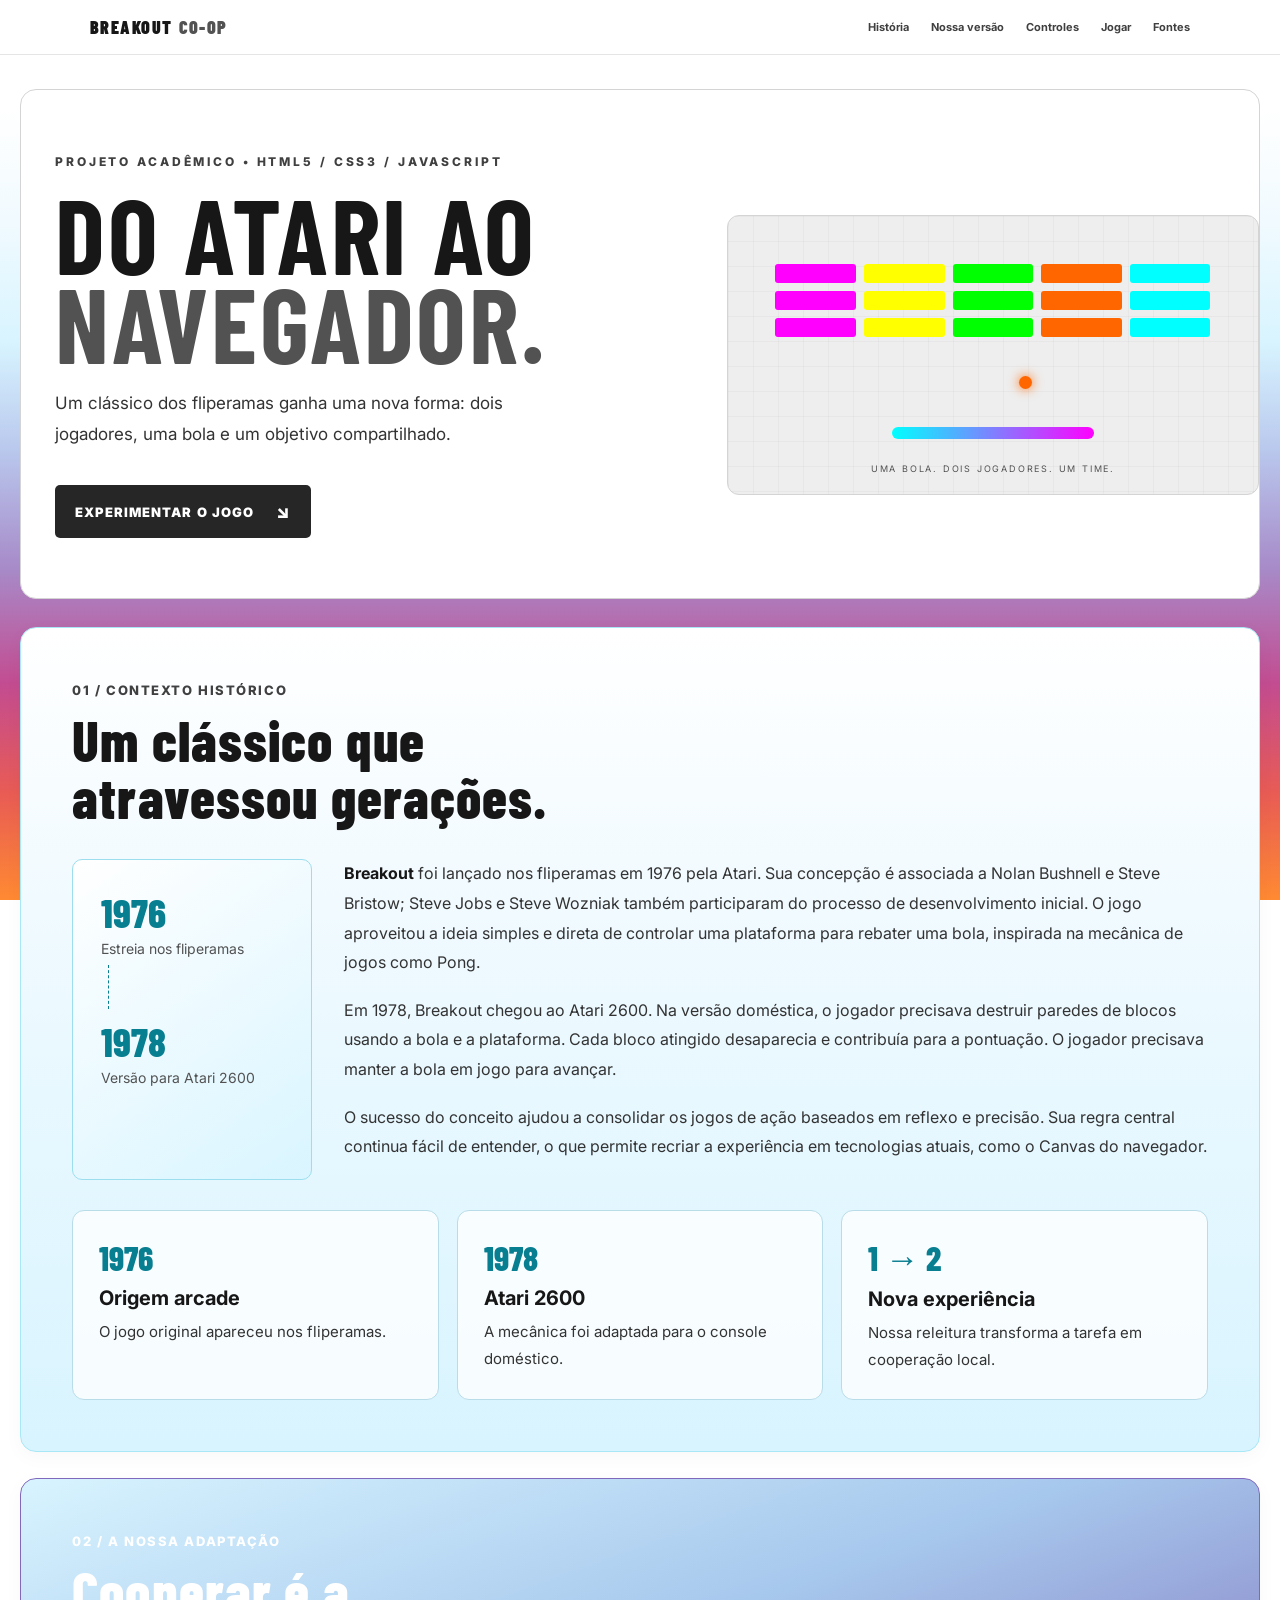
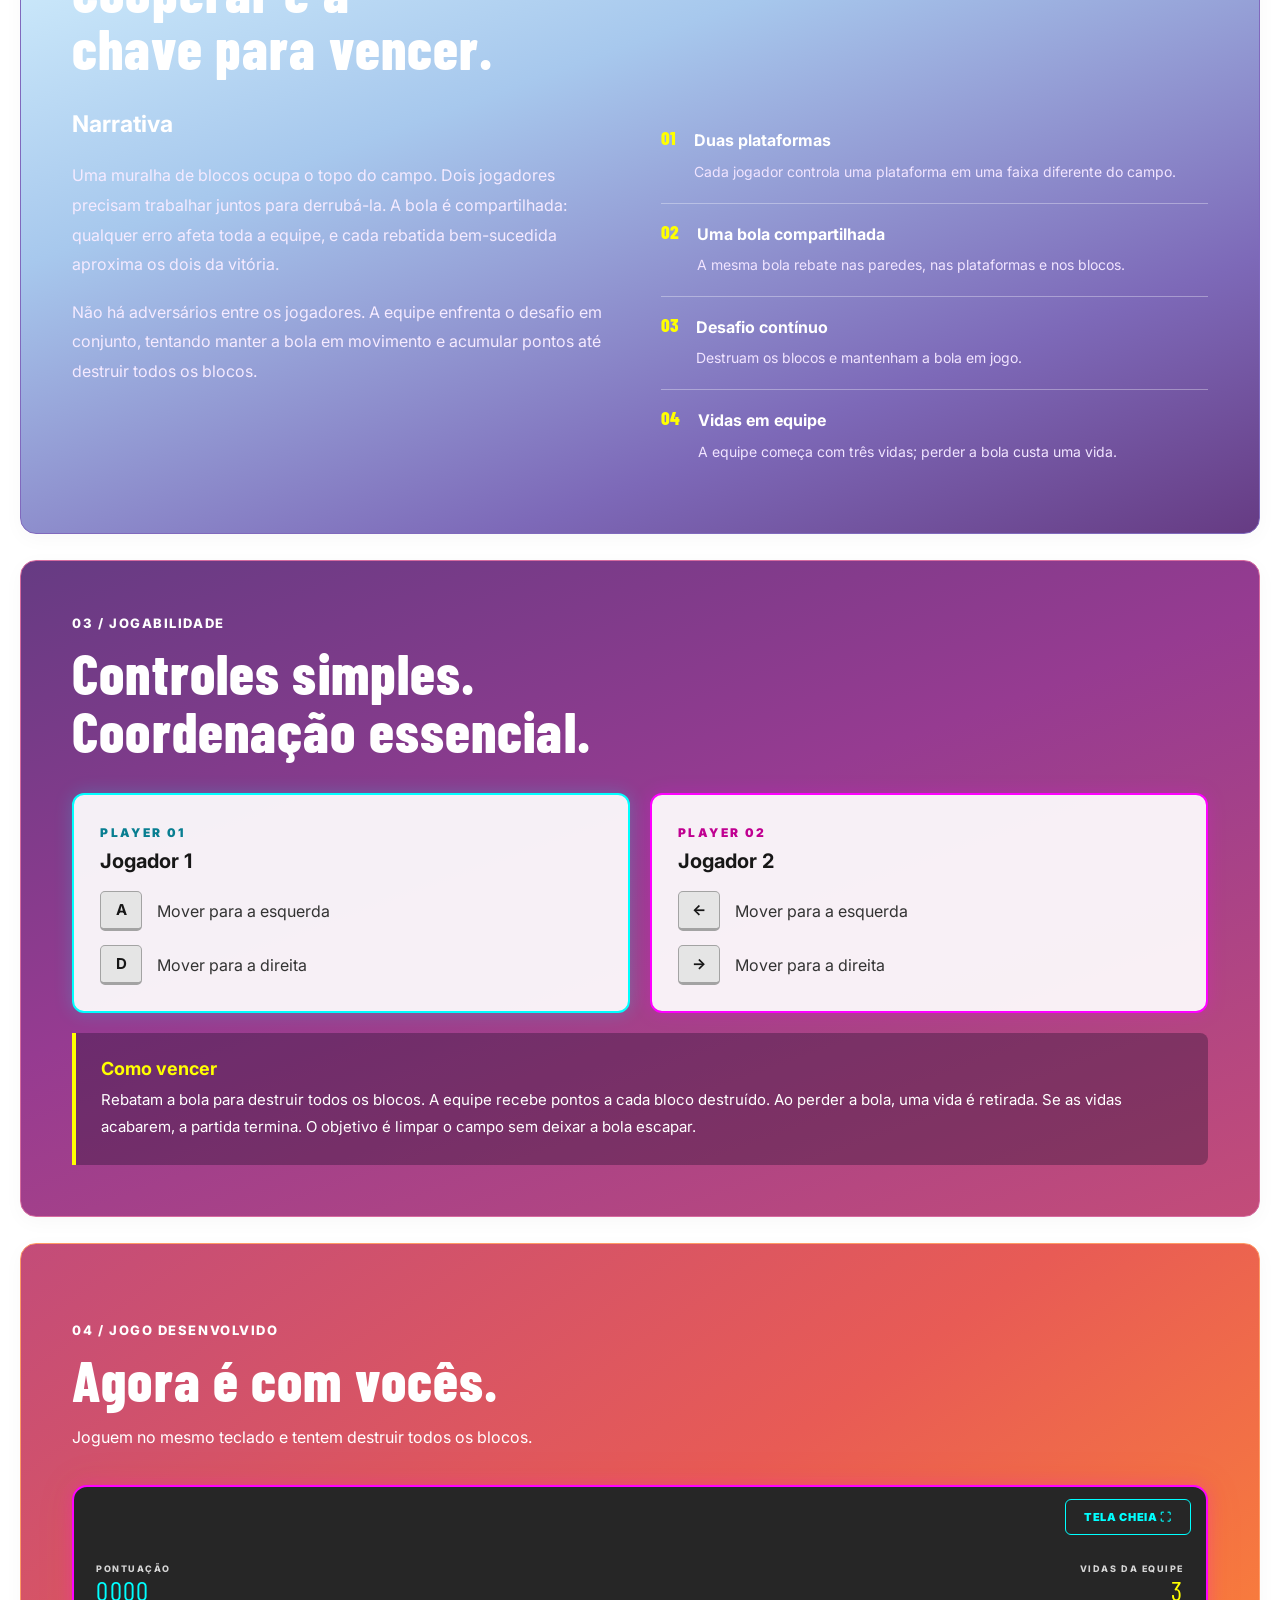
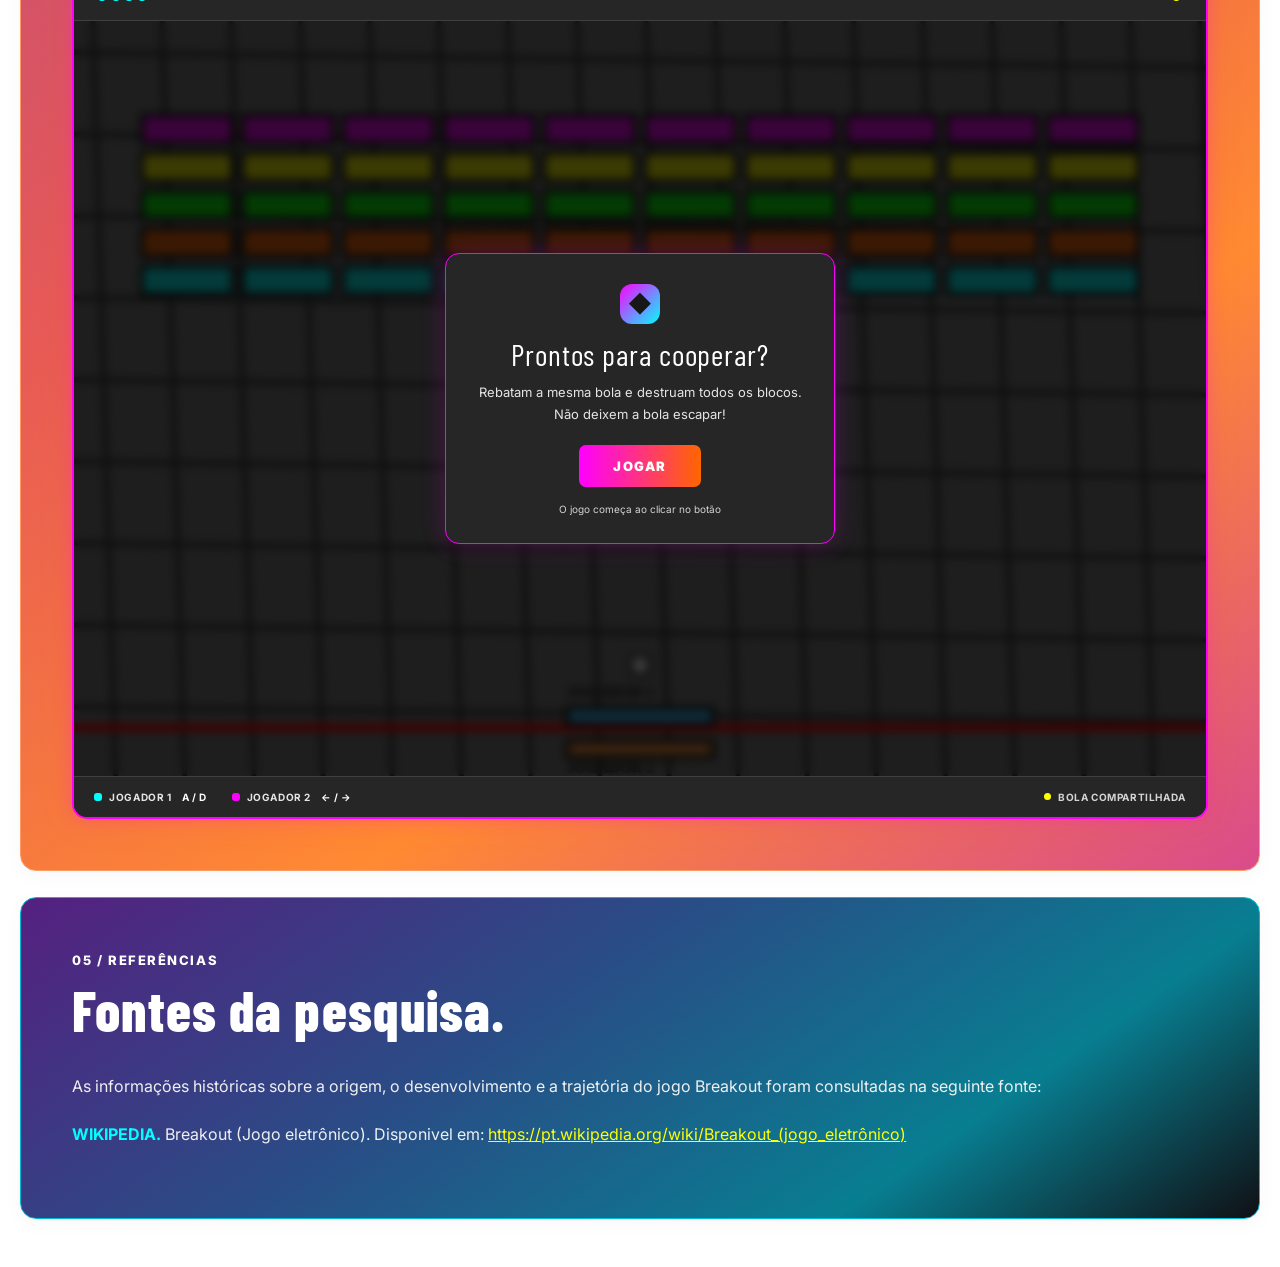
<file: index.html>
<!DOCTYPE html>
<html lang="pt-BR">
<head>
  <meta charset="UTF-8">
  <meta name="viewport" content="width=device-width, initial-scale=1.0">
  <meta name="description" content="Pesquisa e releitura cooperativa de Breakout, clássico da Atari, para navegador.">
  <title>Breakout Co-op | Do Atari ao navegador</title>
  <link rel="stylesheet" href="css/style.css">
</head>
<body>
  <nav class="site-nav">
    <a class="brand" href="#inicio">BREAKOUT<span>CO-OP</span></a>
    <div class="nav-links">
      <a href="#historia">História</a>
      <a href="#proposta">Nossa versão</a>
      <a href="#controles">Controles</a>
      <a href="#jogo">Jogar</a>
      <a href="#fontes">Fontes</a>
    </div>
  </nav>

  <main class="page">
    <section class="hero" id="inicio">
      <p class="eyebrow">PROJETO ACADÊMICO • HTML5 / CSS3 / JAVASCRIPT</p>
      <h1>DO ATARI AO<br><span>NAVEGADOR.</span></h1>
      <p class="hero-copy">Um clássico dos fliperamas ganha uma nova forma: dois jogadores, uma bola e um objetivo compartilhado.</p>
      <a class="hero-cta" href="#jogo">EXPERIMENTAR O JOGO <span>↘</span></a>
      <div class="hero-art" aria-hidden="true">
        <div class="hero-bricks"><i></i><i></i><i></i><i></i><i></i><i></i><i></i><i></i><i></i><i></i><i></i><i></i><i></i><i></i><i></i></div>
        <div class="hero-ball"></div><div class="hero-paddle"></div>
        <span class="hero-caption">UMA BOLA. DOIS JOGADORES. UM TIME.</span>
      </div>
    </section>

    <section class="content-section" id="historia">
      <div class="section-heading"><span>01 / CONTEXTO HISTÓRICO</span><h2>Um clássico que<br>atravessou gerações.</h2></div>
      <div class="history-layout">
        <div class="year-card"><strong>1976</strong><span>Estreia nos fliperamas</span><div class="year-line"></div><strong>1978</strong><span>Versão para Atari 2600</span></div>
        <div class="history-copy">
          <p><strong>Breakout</strong> foi lançado nos fliperamas em 1976 pela Atari. Sua concepção é associada a Nolan Bushnell e Steve Bristow; Steve Jobs e Steve Wozniak também participaram do processo de desenvolvimento inicial. O jogo aproveitou a ideia simples e direta de controlar uma plataforma para rebater uma bola, inspirada na mecânica de jogos como Pong.</p>
          <p>Em 1978, Breakout chegou ao Atari 2600. Na versão doméstica, o jogador precisava destruir paredes de blocos usando a bola e a plataforma. Cada bloco atingido desaparecia e contribuía para a pontuação. O jogador precisava manter a bola em jogo para avançar.</p>
          <p>O sucesso do conceito ajudou a consolidar os jogos de ação baseados em reflexo e precisão. Sua regra central continua fácil de entender, o que permite recriar a experiência em tecnologias atuais, como o Canvas do navegador.</p>
        </div>
      </div>
      <div class="fact-row">
        <article><span class="fact-number">1976</span><h3>Origem arcade</h3><p>O jogo original apareceu nos fliperamas.</p></article>
        <article><span class="fact-number">1978</span><h3>Atari 2600</h3><p>A mecânica foi adaptada para o console doméstico.</p></article>
        <article><span class="fact-number">1 → 2</span><h3>Nova experiência</h3><p>Nossa releitura transforma a tarefa em cooperação local.</p></article>
      </div>
    </section>

    <section class="content-section proposal" id="proposta">
      <div class="section-heading"><span>02 / A NOSSA ADAPTAÇÃO</span><h2>Cooperar é a<br>chave para vencer.</h2></div>
      <div class="proposal-grid">
        <div>
          <h3>Narrativa</h3>
          <p>Uma muralha de blocos ocupa o topo do campo. Dois jogadores precisam trabalhar juntos para derrubá-la. A bola é compartilhada: qualquer erro afeta toda a equipe, e cada rebatida bem-sucedida aproxima os dois da vitória.</p>
          <p>Não há adversários entre os jogadores. A equipe enfrenta o desafio em conjunto, tentando manter a bola em movimento e acumular pontos até destruir todos os blocos.</p>
        </div>
        <div class="mechanic-list">
          <div><span>01</span><p><strong>Duas plataformas</strong><br><small>Cada jogador controla uma plataforma em uma faixa diferente do campo.</small></p></div>
          <div><span>02</span><p><strong>Uma bola compartilhada</strong><br><small>A mesma bola rebate nas paredes, nas plataformas e nos blocos.</small></p></div>
          <div><span>03</span><p><strong>Desafio contínuo</strong><br><small>Destruam os blocos e mantenham a bola em jogo.</small></p></div>
          <div><span>04</span><p><strong>Vidas em equipe</strong><br><small>A equipe começa com três vidas; perder a bola custa uma vida.</small></p></div>
        </div>
      </div>
    </section>

    <section class="content-section controls-section" id="controles">
      <div class="section-heading"><span>03 / JOGABILIDADE</span><h2>Controles simples.<br>Coordenação essencial.</h2></div>
      <div class="controls-grid">
        <article class="control-card cyan-card"><span class="player-tag">PLAYER 01</span><h3>Jogador 1</h3><div class="key-row"><kbd>A</kbd><span>Mover para a esquerda</span></div><div class="key-row"><kbd>D</kbd><span>Mover para a direita</span></div></article>
        <article class="control-card pink-card"><span class="player-tag">PLAYER 02</span><h3>Jogador 2</h3><div class="key-row"><kbd>←</kbd><span>Mover para a esquerda</span></div><div class="key-row"><kbd>→</kbd><span>Mover para a direita</span></div></article>
      </div>
      <div class="rules-box"><strong>Como vencer</strong><p>Rebatam a bola para destruir todos os blocos. A equipe recebe pontos a cada bloco destruído. Ao perder a bola, uma vida é retirada. Se as vidas acabarem, a partida termina. O objetivo é limpar o campo sem deixar a bola escapar.</p></div>
    </section>

    <section class="content-section play-section" id="jogo">
      <div class="section-heading"><span>04 / JOGO DESENVOLVIDO</span><h2>Agora é com vocês.</h2><p>Joguem no mesmo teclado e tentem destruir todos os blocos.</p></div>
      <section class="game-shell">
        <button id="fullscreenButton" type="button">TELA CHEIA ⛶</button>
        <div class="hud">
          <div class="stat"><span class="stat-label">PONTUAÇÃO</span><strong id="score">0000</strong></div>
          <div class="stat right-stat"><span class="stat-label">VIDAS DA EQUIPE</span><strong id="lives">3</strong></div>
        </div>
        <div class="canvas-wrap">
          <canvas id="gameCanvas" width="900" height="600" aria-label="Jogo Breakout cooperativo"></canvas>
          <div class="overlay" id="overlay">
            <div class="overlay-card">
              <div class="mini-icon">◆</div>
              <h2 id="overlayTitle">Prontos para cooperar?</h2>
              <p id="overlayText">Rebatam a mesma bola e destruam todos os blocos. Não deixem a bola escapar!</p>
              <button id="startButton" type="button">JOGAR</button>
              <p class="overlay-hint">O jogo começa ao clicar no botão</p>
            </div>
          </div>
        </div>
        <div class="game-footer">
          <span><i class="key-dot p1"></i> JOGADOR 1 <b>A / D</b></span>
          <span><i class="key-dot p2"></i> JOGADOR 2 <b>← / →</b></span>
          <span class="shared-note"><i class="ball-dot"></i> BOLA COMPARTILHADA</span>
        </div>
      </section>
    </section>
    <section class="content-section" id="fontes">
      <div class="section-heading">
        <span>05 / REFERÊNCIAS </span>
        <h2> Fontes da pesquisa. </h2>
        </div>
    <div class="history-copy">
      <p>
        As informações históricas sobre a origem, o desenvolvimento e a trajetória do jogo Breakout foram consultadas na seguinte fonte:
      </p>
      <p>
        <strong>WIKIPEDIA.</strong>
        Breakout (Jogo eletrônico).
        Disponivel em: 
        <a href="https://pt.wikipedia.org/wiki/Breakout_(jogo_eletrônico)" target="blank" rel="noopener noreferrer">
        https://pt.wikipedia.org/wiki/Breakout_(jogo_eletrônico)
      </a> 
      </p>
    </div>
    </section>
    <footer></footer>
  </main>
  <script src="js/script.js"></script>
</body>
</html>
</file>
<file: css/style.css>
@import url('https://fonts.googleapis.com/css2?family=Barlow+Condensed:wght@500;600;700;800;900&family=Inter:wght@400;500;600;700&display=swap');

/* =========================================
   CONFIGURAÇÕES GERAIS
========================================= */

:root {
  --bg: #ffffff;
  --panel: #f5f5f5;
  --line: #d4d4d4;
  --muted: #525252;

  --cyan: #00ffff;
  --pink: #ff00ff;
  --yellow: #ffff00;
  --green: #00ff00;
  --orange: #ff6600;
}

* {
  box-sizing: border-box;
}

html {
  scroll-behavior: smooth;
  scroll-padding-top: 82px;
}

body {
  margin: 0;
  min-height: 100vh;

  background: linear-gradient(
    180deg,
    #ffffff 0%,
    #ffffff 12%,
    #f0faff 25%,
    #d8f4ff 38%,
    #b9c8ed 50%,
    #a78bc9 63%,
    #c34c91 76%,
    #e85b55 88%,
    #ff8a32 100%
  );

  background-attachment: fixed;
  color: #171717;
  font-family: Inter, Arial, sans-serif;
}

.page {
  width: min(1240px, calc(100% - 40px));
  margin: 0 auto;
  padding: 34px 0 22px;
}

h1 {
  margin: 0;
  font-family: "Barlow Condensed", Impact, sans-serif;
  font-size: clamp(42px, 7vw, 68px);
  line-height: .95;
  letter-spacing: .025em;
}

h1 span,
.hero h1 span,
.brand span {
  color: #525252;
}

.eyebrow {
  margin: 0 0 7px;
  color: #404040;
  font-size: 12px;
  font-weight: 800;
  letter-spacing: .24em;
}

.subtitle {
  color: #525252;
  margin: 12px 0 0;
  font-size: 14px;
}

/* =========================================
   NAVEGAÇÃO
========================================= */

.site-nav {
  position: sticky;
  top: 0;
  z-index: 10;
  display: flex;
  justify-content: space-between;
  align-items: center;
  gap: 20px;
  padding: 16px max(22px, calc((100% - 1100px) / 2));
  border-bottom: 1px solid #e5e5e5;
  background: rgba(255, 255, 255, .94);
  backdrop-filter: blur(12px);
}

.brand {
  color: #171717;
  text-decoration: none;
  font: 900 18px "Barlow Condensed", Impact, sans-serif;
  letter-spacing: .08em;
}

.brand span {
  margin-left: 6px;
}

.nav-links {
  display: flex;
  gap: 22px;
}

.nav-links a {
  color: #404040;
  text-decoration: none;
  font-size: 11px;
  font-weight: 700;
  transition: color .3s;
}

.nav-links a:hover {
  color: #ff00ff;
}

/* =========================================
   APRESENTAÇÃO
========================================= */

.hero {
  position: relative;
  min-height: 510px;
  padding: 64px 34px 54px;
  margin-bottom: 28px;
  overflow: hidden;
  border: 1px solid #d4d4d4;
  border-radius: 16px;
  background: #ffffff;
}

.hero h1 {
  margin: 20px 0;
  font-size: clamp(58px, 10vw, 105px);
  line-height: .85;
}

.hero-copy {
  max-width: 470px;
  color: #333333;
  font-size: 17px;
  line-height: 1.85;
}

.hero-cta {
  display: inline-flex;
  align-items: center;
  gap: 22px;
  margin-top: 18px;
  padding: 16px 20px;
  border-radius: 5px;
  background: #262626;
  color: #ffffff;
  text-decoration: none;
  font-size: 13px;
  font-weight: 900;
  letter-spacing: .08em;
  transition: .3s;
}

.hero-cta:hover {
  background: linear-gradient(90deg, #00ffff, #ff00ff);
  color: #171717;
  transform: translateY(-3px);
  box-shadow: 0 5px 20px #00ffff55;
}

.hero-cta span {
  font-size: 18px;
}

.hero-art {
  position: absolute;
  top: 125px;
  right: 0;
  width: 43%;
  height: 280px;
  overflow: hidden;
  border: 1px solid #d4d4d4;
  border-radius: 12px;
  background: #eeeeee;
}

.hero-art:before {
  content: "";
  position: absolute;
  inset: 0;
  background-image:
    linear-gradient(#00000008 1px, transparent 1px),
    linear-gradient(90deg, #00000008 1px, transparent 1px);
  background-size: 25px 25px;
}

.hero-bricks {
  position: absolute;
  top: 48px;
  left: 9%;
  right: 9%;
  display: grid;
  grid-template-columns: repeat(5, 1fr);
  gap: 8px;
}

.hero-bricks i {
  height: 19px;
  border-radius: 3px;
  background: #ff00ff;
}

.hero-bricks i:nth-child(5n + 1) {
  background: #ff00ff;
}

.hero-bricks i:nth-child(5n + 2) {
  background: #ffff00;
}

.hero-bricks i:nth-child(5n + 3) {
  background: #00ff00;
}

.hero-bricks i:nth-child(5n + 4) {
  background: #ff6600;
}

.hero-bricks i:nth-child(5n + 5) {
  background: #00ffff;
}

.hero-ball {
  position: absolute;
  top: 160px;
  left: 55%;
  width: 13px;
  height: 13px;
  border-radius: 50%;
  background: #ff6600;
  box-shadow: 0 0 12px #ff6600;
}

.hero-paddle {
  position: absolute;
  bottom: 55px;
  left: 31%;
  width: 38%;
  height: 12px;
  border-radius: 8px;
  background: linear-gradient(90deg, #00ffff, #ff00ff);
}

.hero-caption {
  position: absolute;
  bottom: 20px;
  width: 100%;
  color: #525252;
  text-align: center;
  font-size: 9px;
  letter-spacing: .2em;
}

/* =========================================
   SEÇÕES E GRADIENTES
========================================= */

.content-section {
  position: relative;
  padding: clamp(30px, 4vw, 54px);
  margin: 26px 0;
  border: 1px solid #d4d4d4;
  border-radius: 16px;

  /* Deixa o gradiente geral da página aparecer */
  background-color: transparent;

  box-shadow: 0 5px 20px #00000008;
  transition: background .5s ease;
}

/* História: branco para azul */

#historia {
  background: linear-gradient(
    180deg,
    #ffffff 0%,
    #f0faff 35%,
    #d8f4ff 100%
  );
  border-color: #a8e7f5;
}

/* Proposta: azul para roxo */

#proposta {
  margin-top: 26px;
  background: linear-gradient(
    160deg,
    #d8f4ff 0%,
    #a7c8ed 35%,
    #7d69b8 75%,
    #663b83 100%
  );
  border-color: #8069bd;
  color: #ffffff;
}

/* Controles: roxo para rosa */

#controles {
  background: linear-gradient(
    160deg,
    #663b83 0%,
    #963b91 45%,
    #c34c79 100%
  );
  border-color: #d66b9f;
  color: #ffffff;
}

/* Jogo: rosa, laranja e cores vibrantes */

#jogo {
  background: linear-gradient(
    145deg,
    #c34c79 0%,
    #e85b55 35%,
    #ff8a32 70%,
    #d94b8c 100%
  );
  border-color: #ff9a65;
  color: #ffffff;
}

/* Referências: azul, ciano e roxo */

#fontes {
  background: linear-gradient(
    145deg,
    #552080 0%,
    #294d86 40%,
    #087e91 75%,
    #101014 100%
  );
  border-color: #00bcd4;
  color: #ffffff;
}

/* =========================================
   TÍTULOS DAS SEÇÕES
========================================= */

.section-heading {
  margin-bottom: 34px;
}

.section-heading > span {
  color: #404040;
  font-size: 13px;
  font-weight: 800;
  letter-spacing: .12em;
}

.section-heading h2 {
  margin: 12px 0 0;
  font: 800 clamp(38px, 5vw, 56px)/1.02 "Barlow Condensed", Impact, sans-serif;
  letter-spacing: .02em;
}

.section-heading > p {
  color: #404040;
  font-size: 16px;
  line-height: 1.7;
}

#proposta .section-heading > span,
#proposta .section-heading h2,
#controles .section-heading > span,
#controles .section-heading h2,
#jogo .section-heading > span,
#jogo .section-heading h2,
#jogo .section-heading > p,
#fontes .section-heading > span,
#fontes .section-heading h2 {
  color: #ffffff;
}

/* =========================================
   HISTÓRIA
========================================= */

.history-layout {
  display: grid;
  grid-template-columns: minmax(180px, 240px) minmax(0, 1fr);
  gap: 32px;
}

.year-card {
  display: flex;
  flex-direction: column;
  align-items: flex-start;
  padding: 28px;
  border: 1px solid #9cdeed;
  border-radius: 10px;
  background: linear-gradient(145deg, #ffffff, #d9f5ff);
}

.year-card strong {
  color: #087e91;
  font: 800 40px "Barlow Condensed", sans-serif;
}

.year-card span {
  margin-top: 4px;
  color: #525252;
  font-size: 14px;
}

.year-line {
  height: 44px;
  margin: 8px 0 8px 7px;
  border-left: 1px dashed #087e91;
}

.history-copy p,
.proposal-grid p {
  margin: 0 0 18px;
  color: #333333;
  font-size: 16px;
  line-height: 1.85;
}

.history-copy strong,
.mechanic-list strong {
  color: #171717;
}

.source-note {
  padding-left: 12px;
  border-left: 2px solid #00bcd4;
  color: #525252 !important;
  font-size: 11px !important;
}

.fact-row {
  display: grid;
  grid-template-columns: repeat(3, 1fr);
  gap: 18px;
  margin-top: 30px;
}

.fact-row article,
.tech-grid article,
.control-card {
  padding: 26px;
  border: 1px solid #b9dce9;
  border-radius: 12px;
  background: rgba(255, 255, 255, .78);
  transition: transform .3s, box-shadow .3s;
}

.fact-row article:hover,
.tech-grid article:hover,
.control-card:hover {
  transform: translateY(-5px);
  box-shadow: 0 8px 24px #087e9125;
}

.fact-number {
  color: #087e91;
  font: 800 34px "Barlow Condensed", sans-serif;
}

.fact-row h3,
.control-card h3 {
  font-size: 20px;
  margin: 8px 0;
}

.fact-row p,
.tech-grid p {
  margin: 0;
  color: #333333;
  font-size: 15px;
  line-height: 1.8;
}

/* =========================================
   PROPOSTA DO JOGO
========================================= */

.proposal-grid {
  display: grid;
  grid-template-columns: 1fr 1fr;
  gap: 42px;
}

.proposal-grid h3 {
  margin-top: 0;
  font-size: 23px;
  color: #ffffff;
}

#proposta .proposal-grid p {
  color: #f5eaff;
}

.mechanic-list > div {
  display: flex;
  gap: 18px;
  padding: 16px 0;
  border-bottom: 1px solid #ffffff55;
}

.mechanic-list > div:last-child {
  border-bottom: 0;
}

.mechanic-list > div > span {
  color: #ffff00;
  font: 800 19px "Barlow Condensed", sans-serif;
}

.mechanic-list p {
  margin: 0;
}

.mechanic-list strong {
  color: #ffffff;
  font-size: 16px;
}

.mechanic-list small {
  display: inline-block;
  margin-top: 4px;
  color: #f1e4ff;
  font-size: 14px;
  line-height: 1.65;
}

/* =========================================
   CONTROLES
========================================= */

.controls-grid {
  display: grid;
  grid-template-columns: 1fr 1fr;
  gap: 20px;
}

.control-card {
  background: rgba(255, 255, 255, .92);
  color: #171717;
}

.cyan-card {
  border: 2px solid #00ffff;
  box-shadow: 0 0 18px #00ffff35;
}

.pink-card {
  border: 2px solid #ff00ff;
  box-shadow: 0 0 18px #ff00ff35;
}

.player-tag {
  color: #087e91;
  font-size: 12px;
  font-weight: 900;
  letter-spacing: .2em;
}

.pink-card .player-tag {
  color: #c00091;
}

.control-card h3 {
  margin: 8px 0 18px;
}

.key-row {
  display: flex;
  align-items: center;
  gap: 15px;
  margin-top: 14px;
  color: #333333;
  font-size: 16px;
}

kbd {
  display: inline-grid;
  place-items: center;
  min-width: 42px;
  height: 40px;
  padding: 0 7px;
  border: 1px solid #a3a3a3;
  border-bottom-width: 3px;
  border-radius: 5px;
  background: #e5e5e5;
  color: #171717;
  font: 700 15px Inter, sans-serif;
}

.rules-box {
  margin-top: 20px;
  padding: 25px;
  border-left: 4px solid #ffff00;
  border-radius: 0 8px 8px 0;
  background: rgba(30, 15, 45, .35);
}

.rules-box strong {
  font-size: 18px;
  color: #ffff00;
}

.rules-box p {
  margin: 7px 0 0;
  color: #ffffff;
  font-size: 15px;
  line-height: 1.8;
}

/* =========================================
   JOGO
========================================= */

.play-section {
  padding-top: 75px;
}

.play-section .game-shell {
  margin-top: 30px;
}

.game-shell {
  overflow: hidden;
  border: 2px solid #ff00ff;
  border-radius: 15px;
  background: #262626;
  box-shadow:
    0 0 18px #ff00ff45,
    0 0 35px #ff660025;
}

.hud {
  display: grid;
  grid-template-columns: 1fr 1fr;
  padding: 16px 22px;
  border-bottom: 1px solid #404040;
  background: #262626;
}

.stat {
  display: flex;
  flex-direction: column;
  gap: 3px;
}

.center-stat {
  align-items: center;
}

.right-stat {
  align-items: flex-end;
}

.stat-label {
  color: #d4d4d4;
  font-size: 9px;
  font-weight: 800;
  letter-spacing: .17em;
}

.stat strong {
  color: #ffffff;
  font: 27px "Barlow Condensed", Impact, sans-serif;
  line-height: 1;
  letter-spacing: .05em;
}

#score {
  color: #00ffff;
}

#lives {
  color: #ffff00;
}

.canvas-wrap {
  position: relative;
  width: 100%;
  background: #171717;
}

canvas {
  display: block;
  width: 100%;
  height: auto;
  aspect-ratio: 3 / 2;
}

.game-footer {
  display: flex;
  flex-wrap: wrap;
  align-items: center;
  gap: 18px 25px;
  padding: 14px 20px;
  border-top: 1px solid #404040;
  background: #262626;
  color: #e5e5e5;
  font-size: 10px;
  font-weight: 700;
  letter-spacing: .06em;
}

.game-footer span {
  display: flex;
  align-items: center;
  gap: 7px;
}

.game-footer b {
  margin-left: 3px;
  color: #ffffff;
}

.key-dot {
  display: inline-block;
  width: 8px;
  height: 8px;
  border-radius: 3px;
}

.p1 {
  background: #00ffff;
}

.p2 {
  background: #ff00ff;
}

.shared-note {
  margin-left: auto;
  color: #d4d4d4;
}

.ball-dot {
  width: 7px;
  height: 7px;
  border-radius: 50%;
  background: #ffff00;
}

/* =========================================
   BOTÕES
========================================= */

button {
  padding: 13px 34px;
  border: 0;
  border-radius: 7px;
  background: linear-gradient(90deg, #ff00ff, #ff6600);
  color: #ffffff;
  font: 900 13px Inter, sans-serif;
  letter-spacing: .12em;
  cursor: pointer;
  transition: transform .15s, filter .15s, box-shadow .3s;
}

button:hover {
  filter: brightness(1.12);
  transform: translateY(-2px);
  box-shadow: 0 0 18px #ff00ff75;
}

button:active {
  transform: translateY(0);
}

#fullscreenButton {
  display: block;
  margin: 12px 15px 12px auto;
  padding: 10px 18px;
  border: 1px solid #00ffff;
  border-radius: 6px;
  background: #262626;
  color: #00ffff;
  font-size: 11px;
  letter-spacing: .06em;
  box-shadow: none;
}

#fullscreenButton:hover {
  background: #00ffff;
  color: #171717;
}

/* =========================================
   TELA INICIAL DO JOGO
========================================= */

.overlay {
  position: absolute;
  inset: 0;
  display: flex;
  align-items: center;
  justify-content: center;
  padding: 20px;
  background: #060606c9;
  backdrop-filter: blur(4px);
}

.overlay.hidden {
  display: none;
}

.overlay-card {
  width: min(390px, 100%);
  padding: 30px 28px 25px;
  border: 1px solid #ff00ff;
  border-radius: 14px;
  background: #262626;
  text-align: center;
  box-shadow: 0 0 25px #ff00ff35;
}

.mini-icon {
  display: grid;
  place-items: center;
  width: 40px;
  height: 40px;
  margin: 0 auto 12px;
  border-radius: 12px;
  background: linear-gradient(135deg, #ff00ff, #00ffff);
  color: #171717;
  font-size: 23px;
}

.overlay h2 {
  margin: 0;
  font: 30px "Barlow Condensed", Impact, sans-serif;
  letter-spacing: .03em;
  color: #ffffff;
}

.overlay p {
  margin: 10px 0 20px;
  color: #e5e5e5;
  font-size: 13px;
  line-height: 1.65;
}

.overlay .overlay-hint {
  margin: 14px 0 0;
  color: #d4d4d4;
  font-size: 10px;
}

/* =========================================
   TELA CHEIA
========================================= */

.game-shell:fullscreen {
  display: flex;
  flex-direction: column;
  justify-content: center;
  width: 100%;
  height: 100%;
  max-width: none;
  margin: 0;
  padding: 16px 30px;
  overflow: hidden;
  border: 0;
  border-radius: 0;
  background: #171717;
}

.game-shell:fullscreen #fullscreenButton {
  flex-shrink: 0;
  margin: 0 0 12px auto;
  background: #262626;
  color: #00ffff;
  border-color: #00ffff;
}

.game-shell:fullscreen #fullscreenButton:hover {
  background: #00ffff;
  color: #171717;
}

.game-shell:fullscreen .hud {
  flex-shrink: 0;
}

.game-shell:fullscreen .canvas-wrap {
  display: flex;
  flex: 1;
  align-items: center;
  justify-content: center;
  width: 100%;
  min-height: 0;
  max-height: none;
}

.game-shell:fullscreen canvas {
  width: auto;
  height: 100%;
  max-width: 100%;
  max-height: 100%;
  object-fit: contain;
}

.game-shell:fullscreen .game-footer {
  flex-shrink: 0;
}

/* =========================================
   OUTROS ELEMENTOS
========================================= */

.info-grid {
  display: grid;
  grid-template-columns: repeat(3, 1fr);
  gap: 13px;
  margin-top: 17px;
}

.info-card {
  position: relative;
  padding: 19px 18px;
  border: 1px solid #d4d4d4;
  border-radius: 11px;
  background: #f5f5f5;
}

.card-icon {
  margin-bottom: 10px;
  color: #087e91;
  font: 800 11px "Barlow Condensed", sans-serif;
  letter-spacing: .12em;
}

.info-card h3 {
  margin: 0 0 8px;
  font-size: 13px;
}

.info-card p {
  margin: 0;
  color: #404040;
  font-size: 11px;
  line-height: 1.7;
}

.tech-grid {
  display: grid;
  grid-template-columns: repeat(2, minmax(0, 1fr));
  gap: 18px;
}

.tech-grid article strong {
  color: #087e91;
  font-size: 19px;
}

.tech-grid code {
  color: #262626;
  font-size: .95em;
}

.reference-links {
  display: flex;
  flex-direction: column;
  align-items: flex-start;
  gap: 13px;
  padding: 3px 0 20px;
}

.reference-links a,
.references a {
  color: #262626;
  font-size: 13px;
  font-weight: 700;
}

.reference-links a {
  text-decoration: underline;
  text-decoration-color: #a3a3a3;
  text-underline-offset: 4px;
}

.references ol {
  padding-left: 22px;
}

.references li {
  padding: 9px 0 9px 5px;
  color: #404040;
}

.references li p {
  margin: 5px 0 0;
  color: #525252;
  font-size: 11px;
  line-height: 1.6;
}

.disclaimer {
  margin-top: 25px;
  padding: 15px;
  border: 1px solid #d4d4d4;
  border-radius: 7px;
  color: #404040;
  font-size: 11px;
  line-height: 1.7;
}

/* Referências */

#fontes .history-copy p {
  color: #f0f0f0;
}

#fontes .history-copy strong {
  color: #00ffff;
}

#fontes .history-copy a {
  color: #ffff00;
  overflow-wrap: anywhere;
}

#fontes .history-copy a:hover {
  color: #ff00ff;
}

/* =========================================
   RODAPÉ
========================================= */

footer {
  padding: 23px 0 0;
  color: #525252;
  font-size: 10px;
  text-align: center;
}

footer:empty {
  display: none;
}

footer:not(:empty) {
  min-height: 8px;
  background: linear-gradient(
    90deg,
    #ff00ff,
    #ff6600,
    #ffff00,
    #00ff00,
    #00ffff
  );
}

/* =========================================
   RESPONSIVIDADE
========================================= */

@media (max-width: 760px) {

  .page {
    width: calc(100% - 20px);
    padding-top: 20px;
  }

  .site-nav {
    align-items: flex-start;
    flex-direction: column;
    padding: 13px 16px;
    gap: 12px;
  }

  .nav-links {
    flex-wrap: wrap;
    gap: 12px 17px;
  }

  .hero {
    min-height: 640px;
    padding: 34px 22px 28px;
  }

  .hero-art {
    top: 360px;
    width: 100%;
    height: 230px;
  }

  .content-section {
    padding: 28px 20px;
    margin: 18px 0;
    border-radius: 12px;
  }

  .history-layout,
  .proposal-grid {
    grid-template-columns: 1fr;
    gap: 22px;
  }

  .year-card {
    display: grid;
    grid-template-columns: auto 1fr;
    align-items: center;
    gap: 5px 14px;
  }

  .year-line {
    display: none;
  }

  .fact-row,
  .tech-grid,
  .info-grid {
    grid-template-columns: 1fr;
  }

  .section-heading h2 {
    font-size: clamp(34px, 9vw, 46px);
  }

  .history-copy p,
  .proposal-grid p {
    font-size: 15px;
  }

  .game-footer {
    gap: 12px 16px;
    padding: 13px;
  }

  .shared-note {
    margin-left: 0;
  }

  .overlay-card {
    padding: 20px 17px;
  }

  .overlay h2 {
    font-size: 25px;
  }
}

@media (max-width: 480px) {

  .controls-grid,
  .tech-grid {
    grid-template-columns: 1fr;
  }

  .hero h1 {
    font-size: 58px;
  }

  .hud {
    padding: 12px;
  }
}

@media (max-height: 550px) {

  .game-shell:fullscreen {
    padding: 5px 15px;
  }

  .game-shell:fullscreen #fullscreenButton {
    margin-bottom: 5px;
    padding: 6px 12px;
  }

  .game-shell:fullscreen .hud {
    padding: 6px 15px;
  }

  .game-shell:fullscreen .game-footer {
    padding: 6px 12px;
  }
}
</file>
